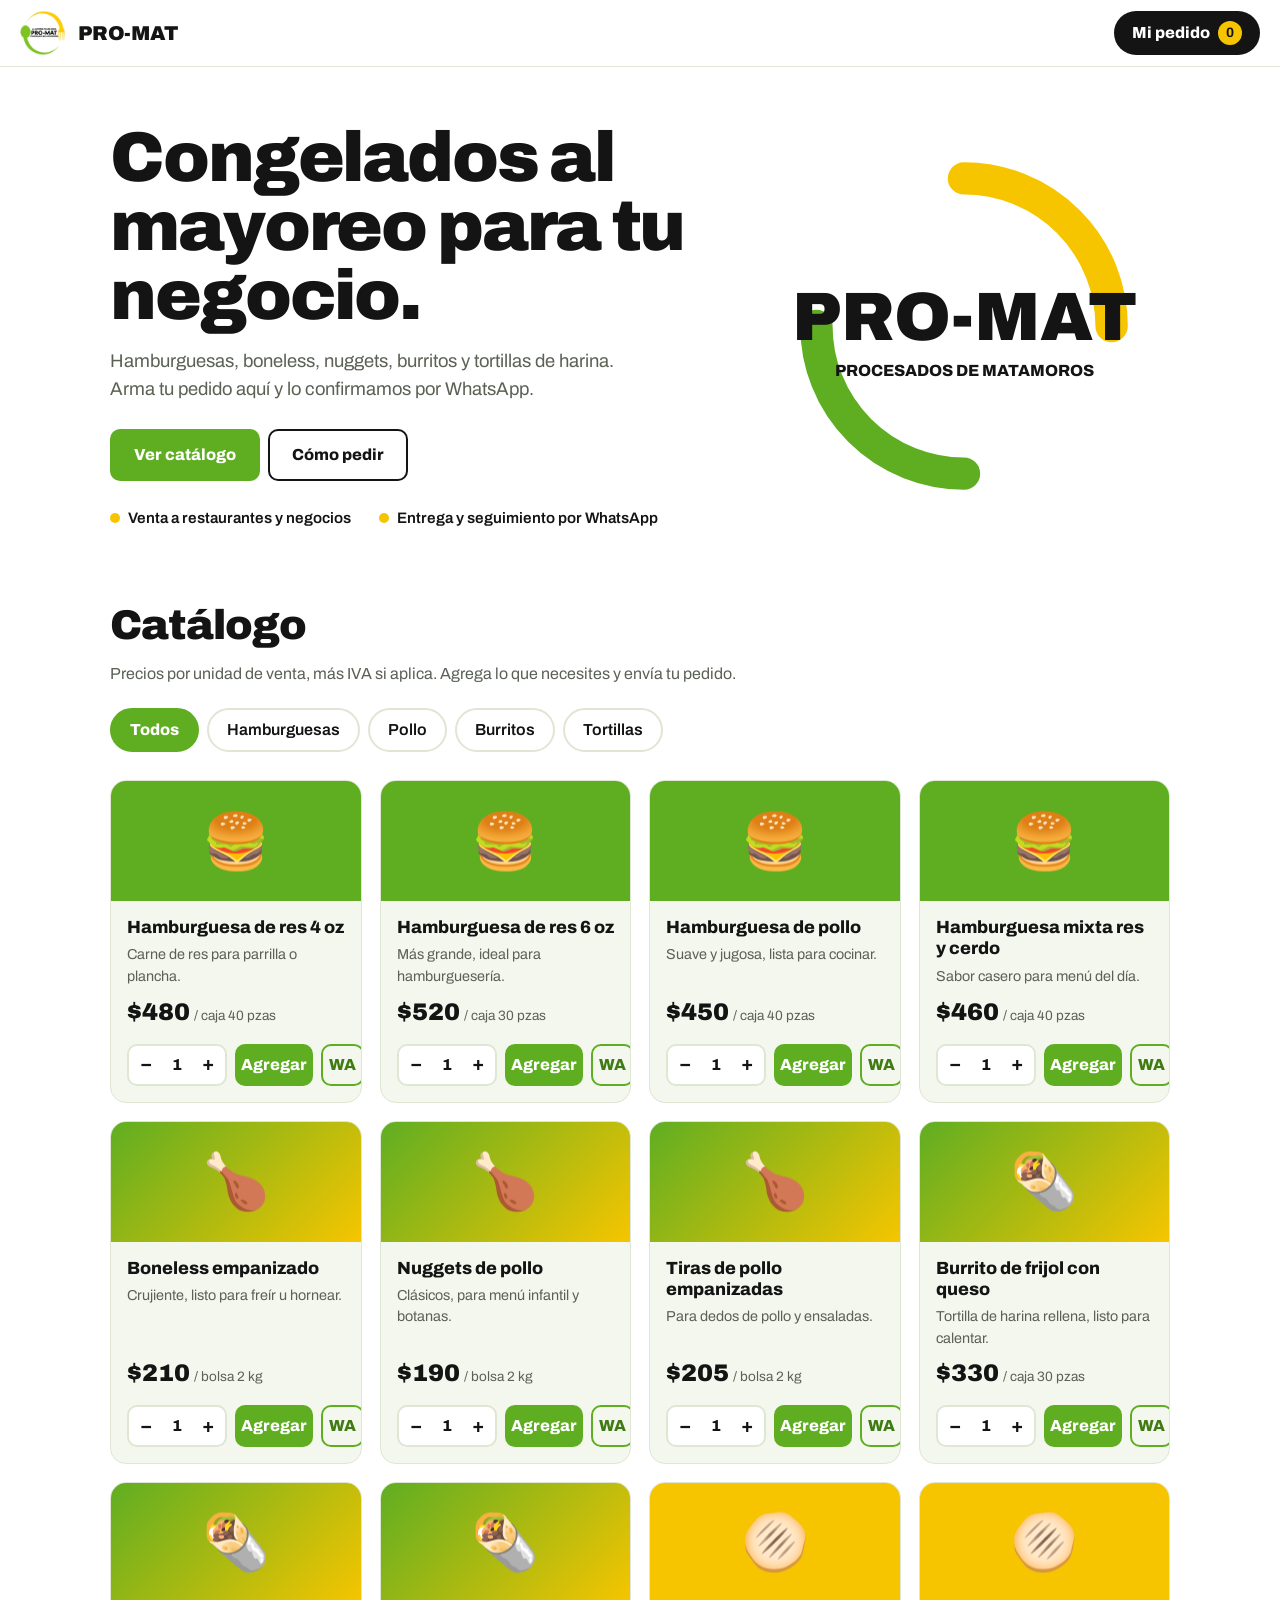
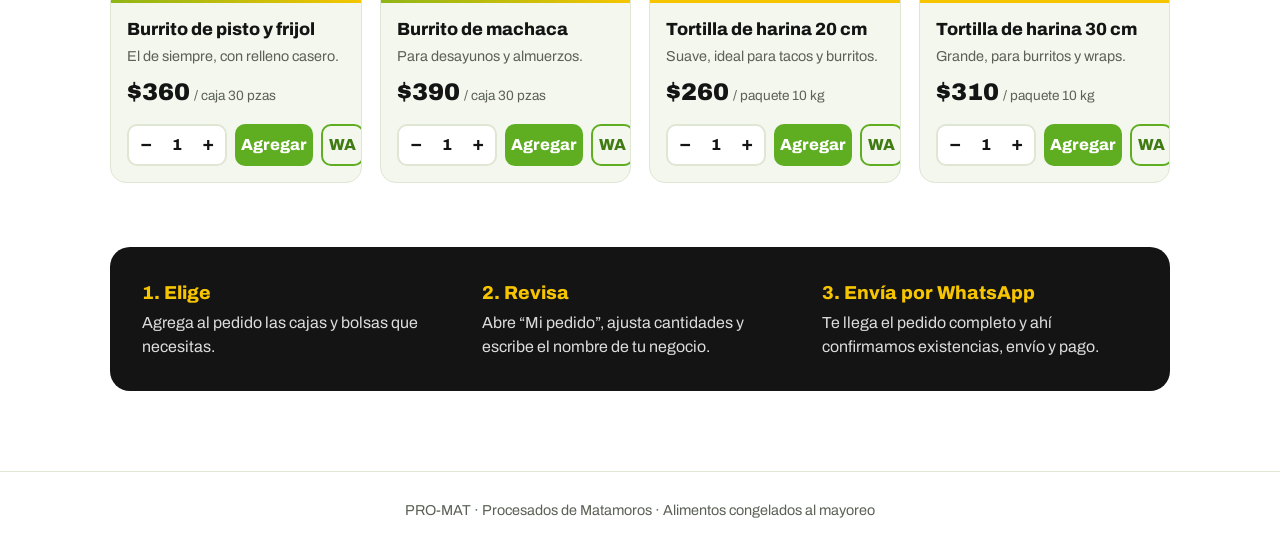
<file: index.html>
<!DOCTYPE html>
<html lang="es">
<head>
<meta charset="utf-8">
<meta name="viewport" content="width=device-width, initial-scale=1, viewport-fit=cover">
<link rel="icon" type="image/png" href="assets/icon-192.png">
<link rel="apple-touch-icon" href="assets/apple-touch-icon.png">
<link rel="manifest" href="manifest.webmanifest">
<meta name="theme-color" content="#5FAE22">
<meta name="apple-mobile-web-app-capable" content="yes">
<meta name="mobile-web-app-capable" content="yes">
<meta name="apple-mobile-web-app-title" content="PRO-MAT">
<meta name="apple-mobile-web-app-status-bar-style" content="default">
<meta name="description" content="PRO-MAT: alimentos congelados al mayoreo en Matamoros. Hamburguesas, boneless, nuggets, burritos y tortillas de harina.">
<meta property="og:title" content="PRO-MAT · Alimentos congelados al mayoreo">
<meta property="og:description" content="Arma tu pedido y envíalo por WhatsApp.">
<title>PRO-MAT · Alimentos congelados al mayoreo</title>
<link rel="stylesheet" href="https://fonts.googleapis.com/css2?family=Archivo:wght@400;600;800;900&display=swap">
<link rel="stylesheet" href="css/styles.css">
</head>
<body>
<header>
  <img class="logo" src="assets/logo.png" alt="Logotipo PRO-MAT">
  <span class="brand">PRO-MAT</span>
  <button class="cartbtn" id="open" aria-label="Abrir pedido">Mi pedido <b id="count">0</b></button>
</header>

<section class="hero">
  <div>
    <h1>Congelados al mayoreo para tu negocio.</h1>
    <p>Hamburguesas, boneless, nuggets, burritos y tortillas de harina. Arma tu pedido aquí y lo confirmamos por WhatsApp.</p>
    <a class="btn" href="#catalogo">Ver catálogo</a><a class="btn alt" href="#como">Cómo pedir</a>
    <ul class="perks"><li>Venta a restaurantes y negocios</li><li>Entrega y seguimiento por WhatsApp</li></ul>
  </div>
  <svg class="ring" viewBox="0 0 200 200" role="img" aria-label="Cuchara verde y tenedor amarillo formando un círculo">
    <path d="M100 18A82 82 0 0 1 182 100" fill="none" stroke="#F6C500" stroke-width="18" stroke-linecap="round"/>
    <path d="M100 182A82 82 0 0 1 18 100" fill="none" stroke="#5FAE22" stroke-width="18" stroke-linecap="round"/>
    <text x="100" y="108" text-anchor="middle" font-family="Archivo,Arial" font-weight="900" font-size="38" fill="currentColor">PRO-MAT</text>
    <text x="100" y="128" text-anchor="middle" font-family="Archivo,Arial" font-weight="800" font-size="9" fill="currentColor">PROCESADOS DE MATAMOROS</text>
  </svg>
</section>

<main>
  <h2 id="catalogo">Catálogo</h2>
  <p class="sub">Precios por unidad de venta, más IVA si aplica. Agrega lo que necesites y envía tu pedido.</p>
  <div class="chips" id="chips" role="group" aria-label="Filtrar por categoría"></div>
  <div class="grid" id="grid"></div>

  <section class="how" id="como">
    <div><h3>1. Elige</h3><p>Agrega al pedido las cajas y bolsas que necesitas.</p></div>
    <div><h3>2. Revisa</h3><p>Abre “Mi pedido”, ajusta cantidades y escribe el nombre de tu negocio.</p></div>
    <div><h3>3. Envía por WhatsApp</h3><p>Te llega el pedido completo y ahí confirmamos existencias, envío y pago.</p></div>
  </section>
</main>
<footer>PRO-MAT · Procesados de Matamoros · Alimentos congelados al mayoreo</footer>

<div class="scrim" id="scrim"></div>
<aside id="cart" aria-label="Mi pedido" aria-hidden="true">
  <div class="ah"><h2>Mi pedido</h2><button class="x" id="close" aria-label="Cerrar">×</button></div>
  <div class="items" id="items"></div>
  <div class="af">
    <input id="biz" placeholder="Nombre de tu negocio" autocomplete="organization">
    <textarea id="notes" rows="2" placeholder="Notas: dirección, día de entrega, dudas…"></textarea>
    <div class="tot"><span>Total estimado</span><span id="total">$0</span></div>
    <button class="send" id="send" disabled>Enviar pedido por WhatsApp</button>
    <p class="note">El total es una referencia. Confirmamos precio final y existencias por WhatsApp.</p>
  </div>
</aside>

<script src="js/app.js"></script>
<script>if("serviceWorker"in navigator)addEventListener("load",()=>navigator.serviceWorker.register("sw.js").catch(()=>{}))</script>
</body>
</html>
</file>
<file: css/styles.css>
:root{--green:#5FAE22;--green-d:#3F7A12;--yellow:#F6C500;--bg:#FFFFFF;--surf:#F4F7EE;--ink:#141414;--mut:#5b6155;--line:#dfe6d3;--on-g:#fff;box-sizing:border-box;padding-top:env(safe-area-inset-top,0px);padding-bottom:env(safe-area-inset-bottom,0px)}
@media (prefers-color-scheme:dark){:root:not([data-theme="light"]){--green:#7BCB3A;--green-d:#9BDB63;--bg:#10140c;--surf:#1a2013;--ink:#f3f6ec;--mut:#a5ae98;--line:#2c3620;--on-g:#10140c}}
:root[data-theme="dark"]{--green:#7BCB3A;--green-d:#9BDB63;--bg:#10140c;--surf:#1a2013;--ink:#f3f6ec;--mut:#a5ae98;--line:#2c3620;--on-g:#10140c}
html{scroll-padding-top:env(safe-area-inset-top,0px);scroll-behavior:smooth}
*,*::before,*::after{box-sizing:border-box}
body{margin:0;background:var(--bg);color:var(--ink);font:400 16px/1.5 Archivo,system-ui,Arial,sans-serif}
button{font:inherit;cursor:pointer}
:focus-visible{outline:3px solid var(--yellow);outline-offset:2px}
header{position:sticky;top:env(safe-area-inset-top,0px);z-index:20;background:var(--bg);border-bottom:1px solid var(--line);display:flex;align-items:center;gap:12px;padding:10px 20px}
body::before{content:"";position:fixed;inset:0 0 auto;height:env(safe-area-inset-top,0px);background:var(--bg);z-index:21}
.logo{width:46px;height:46px;border-radius:50%;background:#fff;object-fit:cover}
.brand{font-weight:900;font-size:1.25rem;letter-spacing:-.01em;margin-right:auto}
.cartbtn{background:var(--ink);color:var(--bg);border:0;border-radius:999px;padding:10px 18px;font-weight:800;display:flex;gap:8px;align-items:center}
.cartbtn b{background:var(--yellow);color:#141414;border-radius:999px;min-width:24px;height:24px;display:grid;place-items:center;font-size:.85rem;padding:0 6px}
.hero{position:relative;overflow:hidden;padding:56px 20px 64px;max-width:1100px;margin:0 auto;display:grid;grid-template-columns:1.2fr .8fr;gap:32px;align-items:center}
.hero h1{font-weight:900;font-size:clamp(2.4rem,6vw,4.4rem);line-height:.98;letter-spacing:-.03em;margin:0 0 18px}
.hero p{font-size:1.15rem;max-width:46ch;color:var(--mut);margin:0 0 26px}
.btn{display:inline-block;background:var(--green);color:var(--on-g);border:0;border-radius:10px;padding:14px 24px;font-weight:800;text-decoration:none}
.btn.alt{background:transparent;color:var(--ink);box-shadow:inset 0 0 0 2px var(--ink);margin-left:8px}
.ring{width:100%;max-width:360px;justify-self:center}
.perks{display:flex;flex-wrap:wrap;gap:10px 28px;margin:26px 0 0;padding:0;list-style:none;font-weight:600;font-size:.95rem}
.perks li::before{content:"";display:inline-block;width:10px;height:10px;border-radius:50%;background:var(--yellow);margin-right:8px}
main{max-width:1100px;margin:0 auto;padding:0 20px 80px}
h2{font-weight:900;font-size:clamp(1.8rem,4vw,2.6rem);letter-spacing:-.02em;margin:0 0 6px}
.sub{color:var(--mut);margin:0 0 22px}
.chips{display:flex;gap:8px;overflow-x:auto;padding-bottom:6px;margin-bottom:22px}
.chip{flex:none;border:2px solid var(--line);background:transparent;color:var(--ink);border-radius:999px;padding:8px 18px;font-weight:600}
.chip[aria-pressed="true"]{background:var(--green);border-color:var(--green);color:var(--on-g);font-weight:800}
.grid{display:grid;grid-template-columns:repeat(auto-fill,minmax(250px,1fr));gap:18px}
.card{background:var(--surf);border:1px solid var(--line);border-radius:16px;overflow:hidden;display:flex;flex-direction:column}
.thumb{height:120px;display:grid;place-items:center;font-size:3.4rem;background:linear-gradient(135deg,var(--green),var(--yellow))}
.card.hm .thumb{background:var(--green)}.card.tt .thumb{background:var(--yellow)}
.body{padding:16px;display:flex;flex-direction:column;gap:6px;flex:1}
.body h3{margin:0;font-size:1.1rem;font-weight:800;line-height:1.2}
.body p{margin:0;color:var(--mut);font-size:.9rem;flex:1}
.price{font-weight:900;font-size:1.5rem}.price small{font-weight:400;font-size:.85rem;color:var(--mut)}
.row{display:flex;gap:8px;align-items:center;margin-top:8px}
.qty{display:flex;align-items:center;border:2px solid var(--line);border-radius:10px;background:var(--bg)}
.qty button{width:34px;height:38px;border:0;background:none;color:var(--ink);font-size:1.2rem;font-weight:800}
.qty span{min-width:28px;text-align:center;font-weight:800}
.add{flex:1;background:var(--green);color:var(--on-g);border:0;border-radius:10px;height:42px;font-weight:800}
.add.ok{background:var(--yellow);color:#141414}
.wa{background:none;border:2px solid var(--green);color:var(--green-d);border-radius:10px;height:42px;width:46px;font-weight:800}
.how{margin-top:64px;background:var(--ink);color:var(--bg);border-radius:20px;padding:32px;display:grid;grid-template-columns:repeat(3,1fr);gap:24px}
.how h3{margin:0 0 4px;color:var(--yellow);font-weight:800}.how p{margin:0;opacity:.85}
footer{border-top:1px solid var(--line);padding:28px 20px;text-align:center;color:var(--mut);font-size:.9rem}
.scrim{position:fixed;inset:0;background:rgba(0,0,0,.5);opacity:0;pointer-events:none;transition:opacity .2s;z-index:30}
.scrim.on{opacity:1;pointer-events:auto}
aside{position:fixed;top:0;right:0;bottom:0;width:min(420px,100%);background:var(--bg);z-index:31;transform:translateX(100%);transition:transform .25s;display:flex;flex-direction:column;padding-top:env(safe-area-inset-top,0px);padding-bottom:env(safe-area-inset-bottom,0px)}
aside.on{transform:none}
.ah{display:flex;justify-content:space-between;align-items:center;padding:18px 20px;border-bottom:1px solid var(--line)}
.ah h2{font-size:1.4rem;margin:0}.x{background:none;border:0;color:var(--ink);font-size:1.6rem}
.items{flex:1;overflow:auto;padding:8px 20px}
.it{display:flex;gap:12px;align-items:center;padding:12px 0;border-bottom:1px solid var(--line)}
.it div:first-child{flex:1}.it b{display:block;line-height:1.25}.it small{color:var(--mut)}
.empty{padding:40px 10px;text-align:center;color:var(--mut)}
.af{padding:16px 20px;border-top:1px solid var(--line);display:grid;gap:10px;background:var(--surf)}
.af input,.af textarea{width:100%;border:2px solid var(--line);border-radius:10px;padding:10px;background:var(--bg);color:var(--ink);font:inherit}
.tot{display:flex;justify-content:space-between;font-weight:900;font-size:1.2rem}
.send{background:#25D366;color:#0b2e17;border:0;border-radius:10px;padding:14px;font-weight:900;font-size:1rem}
.send:disabled{opacity:.45;cursor:not-allowed}
.note{font-size:.8rem;color:var(--mut);margin:0}
@media(max-width:760px){.hero{grid-template-columns:1fr;padding-top:32px}.ring{max-width:220px;order:-1;justify-self:start}.how{grid-template-columns:1fr}.brand{font-size:1.05rem}}
@media(prefers-reduced-motion:reduce){*{transition:none!important;scroll-behavior:auto!important}}
</file>
